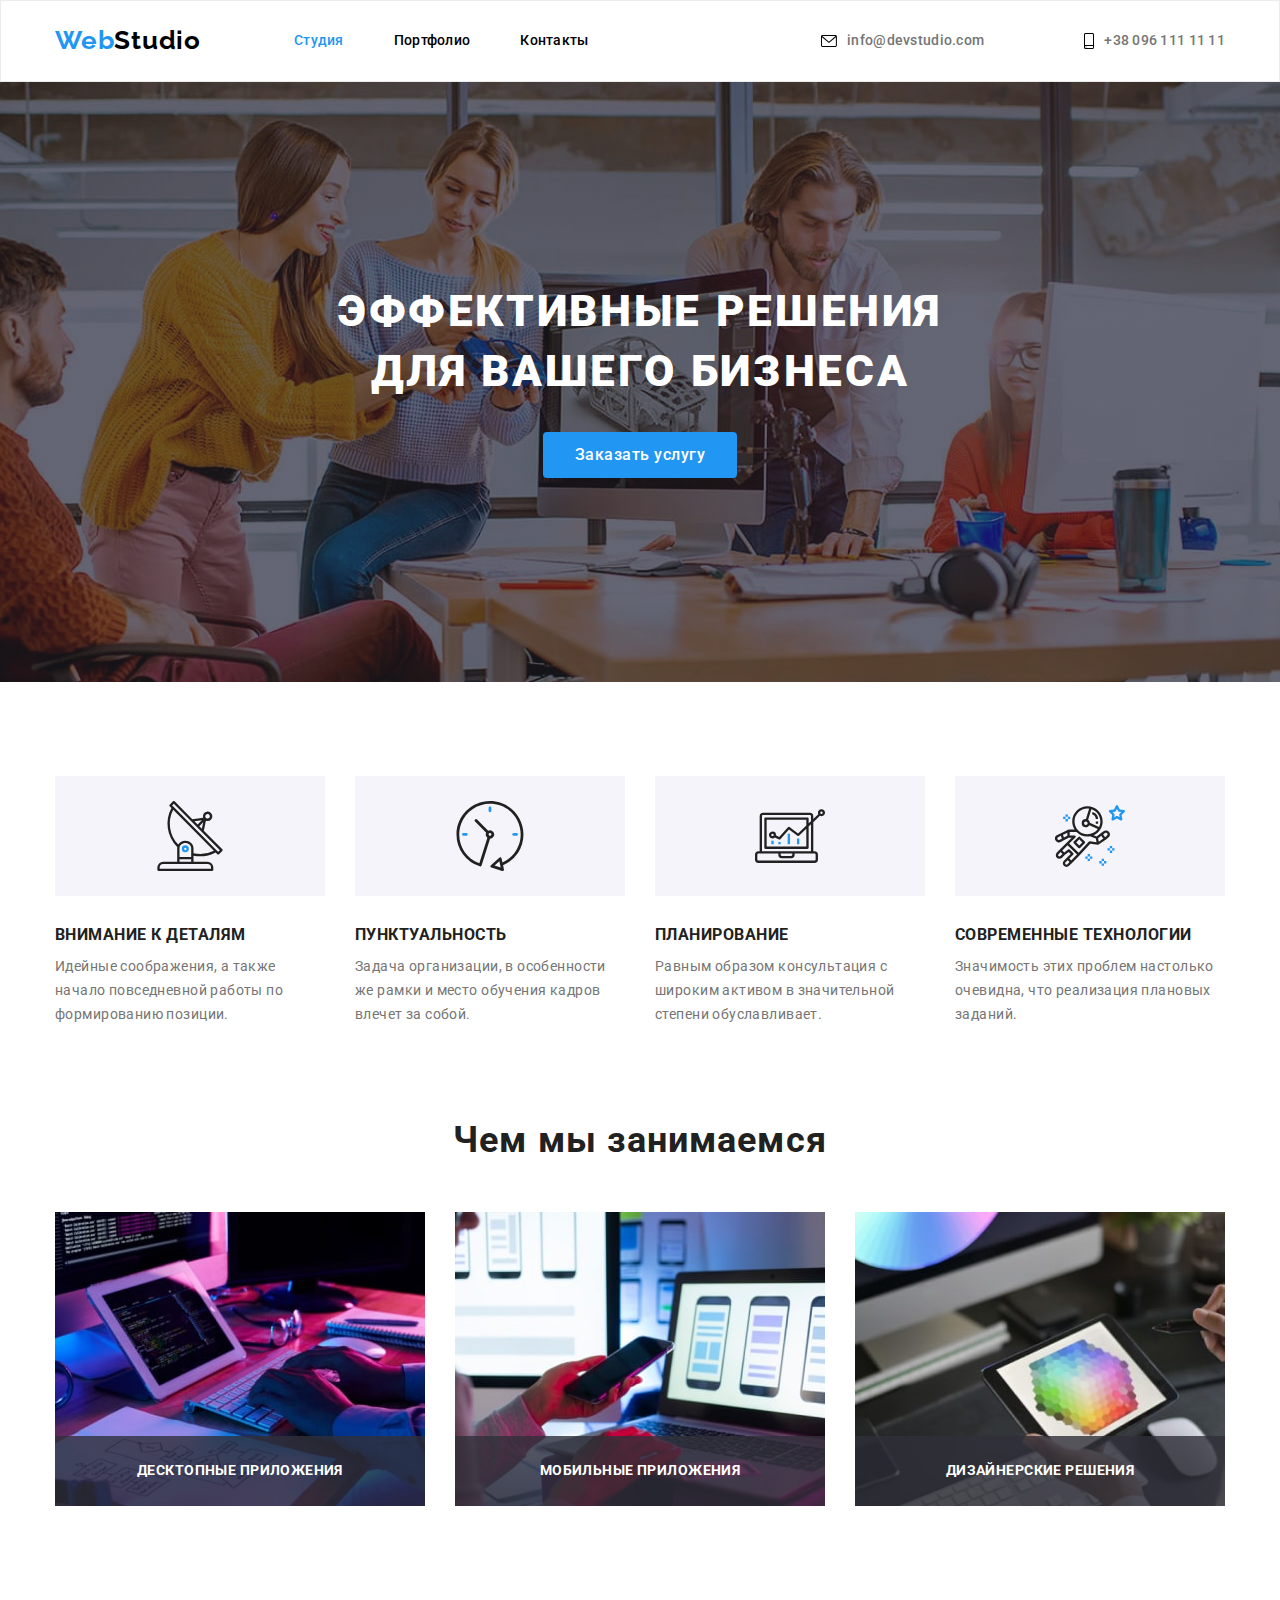
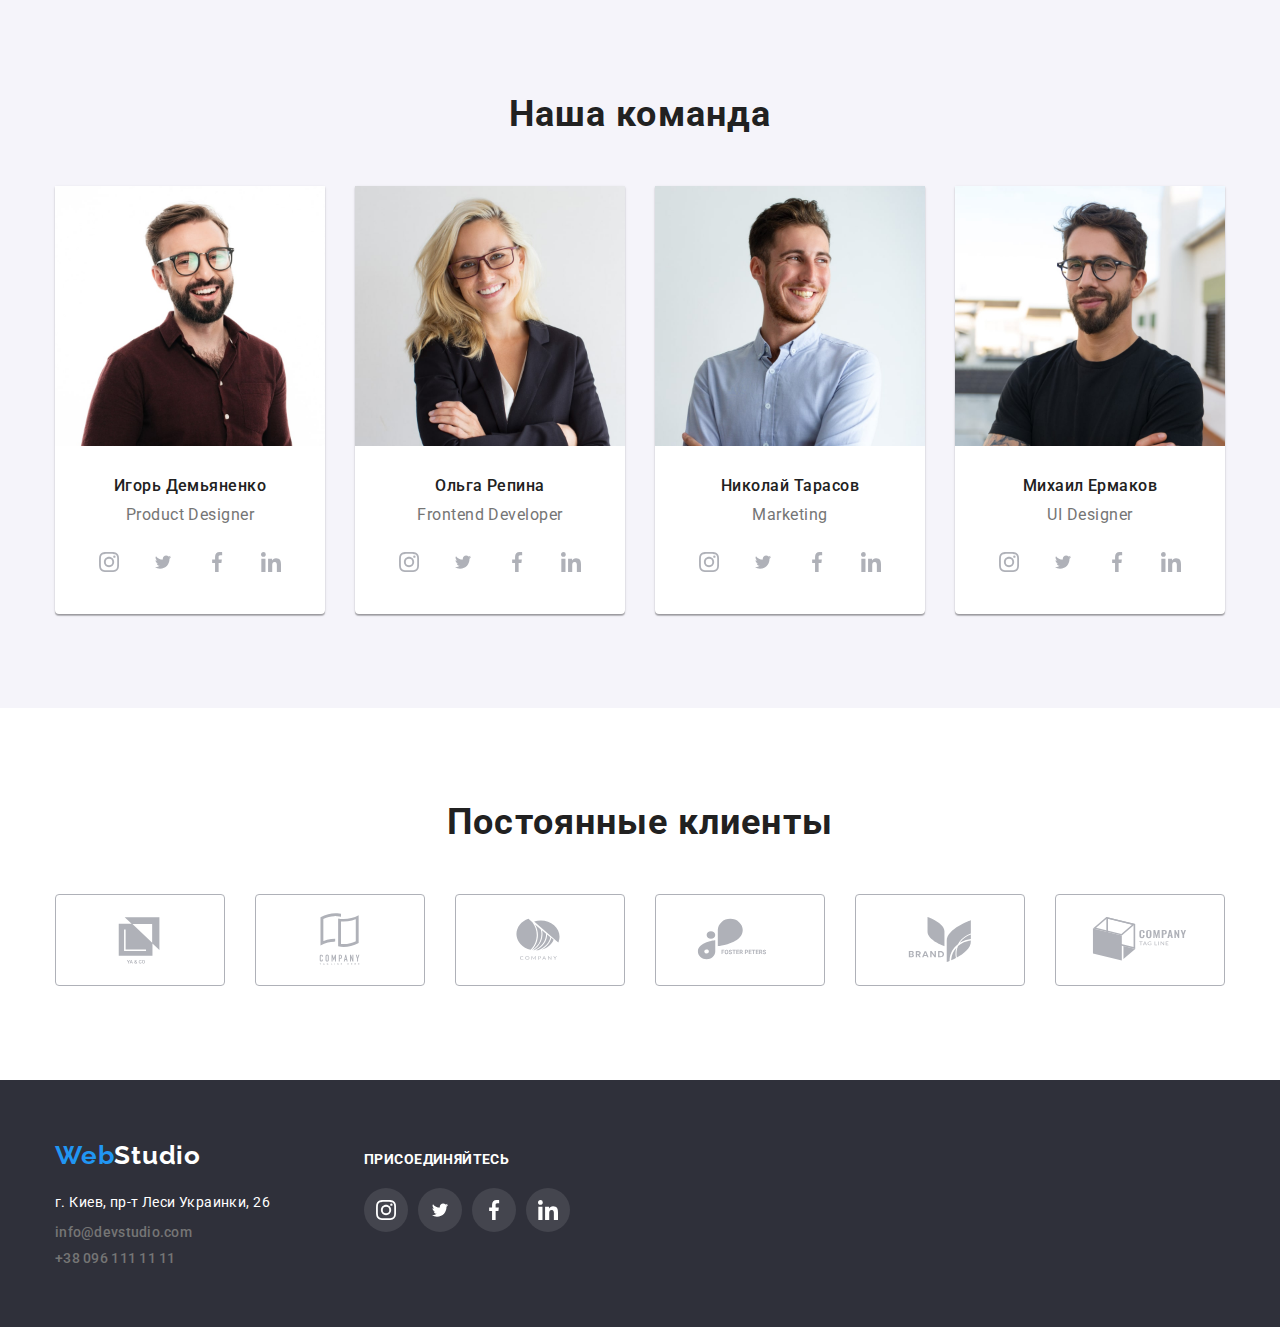
<file: index.html>
<!DOCTYPE html>
<html lang="ru">

<head>
    <meta charset="UTF-8">
    <meta http-equiv="X-UA-Compatible" content="IE=edge">
    <meta name="viewport" content="width=device-width, initial-scale=1.0">
    <title>Document</title>
    <link rel="preconnect" href="https://fonts.googleapis.com">
    <link rel="preconnect" href="https://fonts.gstatic.com" crossorigin>
    <link
        href="https://fonts.googleapis.com/css2?family=Raleway:wght@400;700&family=Roboto:wght@400;500;700;900&display=swap"
        rel="stylesheet">
    <link rel="stylesheet" href="https://cdnjs.cloudflare.com/ajax/libs/modern-normalize/1.1.0/modern-normalize.min.css">
    <link rel="stylesheet" href="./css/styles.css">
</head>
<body>
    <header class="page-header">
        <div class="container">
            <div class="container-feature">
                <nav class="site-nav">
                    <a href="./index.html" lang="en" class="logo link">Web<span class="logo-color">Studio</span></a>
                    <ul class="list nav-list">
                        <li class="nav-item">
                            <a href="" class="nav-link link current">Студия</a>
                        </li>
                        <li class="nav-item">
                            <a href="./portfolio.html" class="nav-link link">Портфолио</a>
                        </li>
                        <li class="nav-item">
                            <a href="" class="nav-link link">Контакты</a>
                        </li>
                    </ul>
                </nav>
                <ul class="site-contacts list">
                            <li class="contacts-item">
                                <a href="mailto:info@devstudio.com" class="contacts-link link" > <svg class="contacts-icon-letter " width="16" height="12">
                                    <use href=./images/svg/sprite.svg#icon-envelope></use></svg>info@devstudio.com</a>
                            </li>
                            <li class="contacts-item">
                                <a href="tel:+380961111111" class="contacts-link link"> <svg class="contacts-icon-tel" width="10" height="16">
                                    <use href=./images/svg/sprite.svg#icon-smartphone></use>
                                </svg>+38 096 111 11 11</a>
                            </li>
                </ul>
            </div>
        </div>
    </header>
    <main>
        <section class="hero-section overlay">
            <h1 class="hero-title">Эффективные решения для вашего бизнеса</h1>
            <button type="button" data-modal-open class="hero-button main-button">Заказать услугу</button>
            <div class="backdrop is-hidden" data-modal>
                <div class="modal" >
                    <button type="button"  class="button-modal-close" data-modal-close><svg class="modal-close-icon" width="30" height="30"><use href="./images/svg/sprite.svg#icon-close-black-18dp"></use></svg></button>
                </div>
            </div>
        </section>
        <section class="key-text-section section">
                <div class="container">
                <h2 class="hidden-title">Ключевые преимущества</h2>
                <ul class="list  key-text-list">
                    <li class="key-text-item">
                        <div class="background-icon antenna"></div>
                        <h3 class="features">Внимание к деталям</h3>
                        <p class="features-text">Идейные соображения, а также начало повседневной работы по формированию позиции.</p>
                    </li>
                    <li class="key-text-item">
                        <div class="background-icon clock"></div>
                        <h3 class="features">Пунктуальность</h3>
                        <p class="features-text">Задача организации, в особенности же рамки и место обучения кадров влечет за собой.</p>
                    </li>
                    <li class="key-text-item">
                        <div class="background-icon diagram"></div>
                        <h3 class="features">Планирование</h3>
                        <p class="features-text">Равным образом консультация с широким активом в значительной степени обуславливает.</p>
                    </li>
                    <li class="key-text-item">
                        <div class="background-icon astronaut"></div>
                        <h3 class="features">Современные технологии</h3>
                        <p class="features-text">Значимость этих проблем настолько очевидна, что реализация плановых заданий.</p>
                    </li>
                </ul>
                </div>
        </section>
        <section class="works-section">
            <div class="container">
            <h2 class="works-title">Чем мы занимаемся</h2>
            <ul class="list works-list">
                <li class="works-list-item">
                    <div class="works-list-overlay">
                        <img class="works-list-image" src="./images/our-work/box-1.jpg" alt="Дизайнер за работой" width="370" height="294">
                        <p class="works-list-text">Десктопные приложения</p>
                    </div>
                </li>
                <li class="works-list-item">
                    <div class="works-list-overlay">
                        <img class="works-list-image" src="./images/our-work/box-2.jpg" alt="Дизайнер за работой" width="370" height="294">
                        <p class="works-list-text">Мобильные приложения</p>
                    </div>
                </li>
                <li class="works-list-item">
                    <div class="works-list-overlay">
                        <img class="works-list-image" src="./images/our-work/box-3.jpg" alt="Дизайнер за работой" width="370" height="294">
                        <p class="works-list-text">Дизайнерские решения</p>
                    </div>
                </li>
            </ul>
        </div>
        </section>
        
        <section class="team-section section">
            <div class="container">
            <h2 class="team-title">Наша команда</h2>
            <ul class="list team-list">
                <li class="team-item">
                    <img class="team-foto" src="./images/team/employee-1.jpg" alt="Игорь Демьяненко" width="270" height="260">
                    <div class="team-item-description">
                        <h3 class="team-member">Игорь Демьяненко</h3>
                        <p lang="en" class="team-profession">Product Designer</p>
                        <ul class="sosial-links">
                            <li class="list sosial-item">
                                <a href="" class="link sosial-link"> <svg class="sosial-icon" width="20" height="20">
                                        <use href=./images/svg/sprite.svg#icon-instagram></use>
                                    </svg></a>
                            </li>
                            <li class="list sosial-item">
                                <a href="" class="link sosial-link"> <svg class="sosial-icon" width="20" height="16.25">
                                        <use href=./images/svg/sprite.svg#icon-twitter></use>
                                    </svg></a>
                            </li>
                            <li class="list sosial-item">
                                <a href="" class="link sosial-link"> <svg class="sosial-icon" width="20" height="20">
                                        <use href=./images/svg/sprite.svg#icon-facebook></use>
                                    </svg></a>
                            </li>
                            <li class="list sosial-item">
                                <a href="" class="link sosial-link"> <svg class="sosial-icon" width="20" height="20">
                                        <use href=./images/svg/sprite.svg#icon-linkedin></use>
                                    </svg></a>
                            </li>
                        </ul>
                    </div>
                </li>
                <li class="team-item">
                    <img class="team-foto" src="./images/team/employee-2.jpg" alt="Ольга Репина" width="270" height="260">
                    <div class="team-item-description">
                        <h3 class="team-member">Ольга Репина</h3>
                        <p lang="en" class="team-profession">Frontend Developer</p>
                        <ul class="sosial-links">
                            <li class="list sosial-item">
                                <a href="" class="link sosial-link"> <svg class="sosial-icon" width="20" height="20">
                                        <use href=./images/svg/sprite.svg#icon-instagram></use>
                                    </svg></a>
                            </li>
                            <li class="list sosial-item">
                                <a href="" class="link sosial-link"> <svg class="sosial-icon" width="20" height="16.25">
                                        <use href=./images/svg/sprite.svg#icon-twitter></use>
                                    </svg></a>
                            </li>
                            <li class="list sosial-item">
                                <a href="" class="link sosial-link"> <svg class="sosial-icon" width="20" height="20">
                                        <use href=./images/svg/sprite.svg#icon-facebook></use>
                                    </svg></a>
                            </li>
                            <li class="list sosial-item">
                                <a href="" class="link sosial-link"> <svg class="sosial-icon" width="20" height="20">
                                        <use href=./images/svg/sprite.svg#icon-linkedin></use>
                                    </svg></a>
                            </li>
                        </ul>
                    </div>
                </li>
                <li class="team-item">
                    <img class="team-foto" src="./images/team/employee-3.jpg" alt="Николай Тарасов" width="270" height="260">
                    <div class="team-item-description">
                        <h3 class="team-member">Николай Тарасов</h3>
                        <p lang="en" class="team-profession">Marketing</p>
                        <ul class="sosial-links">
                            <li class="list sosial-item">
                                <a href="" class="link sosial-link"> <svg class="sosial-icon" width="20" height="20">
                                        <use href=./images/svg/sprite.svg#icon-instagram></use>
                                    </svg></a>
                            </li>
                            <li class="list sosial-item">
                                <a href="" class="link sosial-link"> <svg class="sosial-icon" width="20" height="16.25">
                                        <use href=./images/svg/sprite.svg#icon-twitter></use>
                                    </svg></a>
                            </li>
                            <li class="list sosial-item">
                                <a href="" class="link sosial-link"> <svg class="sosial-icon" width="20" height="20">
                                        <use href=./images/svg/sprite.svg#icon-facebook></use>
                                    </svg></a>
                            </li>
                            <li class="list sosial-item">
                                <a href="" class="link sosial-link"> <svg class="sosial-icon" width="20" height="20">
                                        <use href=./images/svg/sprite.svg#icon-linkedin></use>
                                    </svg></a>
                            </li>
                        </ul>
                    </div>
                </li>
                <li class="team-item">
                    <img class="team-foto" src="./images/team/employee-4.jpg" alt="Михаил Ермаков" width="270" height="260">
                    <div class="team-item-description">
                        <h3 class="team-member">Михаил Ермаков</h3>
                        <p lang="en" class="team-profession">UI Designer</p>
                        <ul class="sosial-links">
                            <li class="list sosial-item">
                                <a href="" class="link sosial-link"> <svg class="sosial-icon" width="20" height="20">
                                        <use href=./images/svg/sprite.svg#icon-instagram></use>
                                    </svg></a>
                            </li>
                            <li class="list sosial-item">
                                <a href="" class="link sosial-link"> <svg class="sosial-icon" width="20" height="16.25">
                                        <use href=./images/svg/sprite.svg#icon-twitter></use>
                                    </svg></a>
                            </li>
                            <li class="list sosial-item">
                                <a href="" class="link sosial-link"> <svg class="sosial-icon" width="20" height="20">
                                        <use href=./images/svg/sprite.svg#icon-facebook></use>
                                    </svg></a>
                            </li>
                            <li class="list sosial-item">
                                <a href="" class="link sosial-link"> <svg class="sosial-icon" width="20" height="20">
                                        <use href=./images/svg/sprite.svg#icon-linkedin></use>
                                    </svg></a>
                            </li>
                        </ul>
                    </div>
                </li>
            </ul>
        </div>
        </section>
        <section class="clients-section section">
            <div class="container">
                <h2 class="clients-title">Постоянные клиенты</h2>
                <ul class="clients-list list">
                    <li class="clients-item">
                        <a href="" class="link clients-link"> <svg class="clients-icon" width="106" height="60">
                                <use href=./images/svg/sprite.svg#icon-logo-company-1></use>
                            </svg></a>
                    </li>
                    <li class="clients-item">
                        <a href="" class="link clients-link"> <svg class="clients-icon" width="106" height="60">
                                    <use href=./images/svg/sprite.svg#icon-logo-company-2></use>
                                </svg></a>
                    </li>
                    <li class="clients-item">
                        <a href="" class="link clients-link"> <svg class="clients-icon" width="106" height="60">
                                    <use href=./images/svg/sprite.svg#icon-logo-company-3></use>
                                </svg></a>
                    </li>
                    <li class="clients-item">
                        <a href="" class="link clients-link"> <svg class="clients-icon" width="106" height="60">
                                    <use href=./images/svg/sprite.svg#icon-logo-company-4></use>
                                </svg></a>
                    </li>
                    <li class="clients-item">
                        <a href="" class="link clients-link"> <svg class="clients-icon" width="106" height="60">
                                    <use href=./images/svg/sprite.svg#icon-logo-company-5></use>
                                </svg></a>
                    </li>
                    <li class="clients-item">
                        <a href="" class="link clients-link"> <svg class="clients-icon" width="106" height="60">
                                    <use href=./images/svg/sprite.svg#icon-logo-company-6></use>
                                </svg></a>
                    </li>
                </ul>
            </div>
        </section>
        </main>
    <footer class="page-footer">
        <div class="container">
            <div class="footer-content">
                <div class="contact-information">
                    <a href="./index.html" lang="en" class="logo link">Web<span class="logo-color">Studio</span></a>
                <address class="adr">
                    <p class="adr-text">г. Киев, пр-т Леси Украинки, 26</p>
                </address>
                    <ul class="site-contacts list">
                        <li class="contacts-item">
                            <a href="mailto:info@devstudio.com" class="contacts-link link"> info@devstudio.com</a>
                        </li>
                        <li class="contacts-item">
                            <a href="tel:+380961111111" class="contacts-link link">+38 096 111 11 11</a>
                        </li>
                    </ul>
                </div>
                <div class="subscribe">
                    <p class="subscribe-text">присоединяйтесь</p>
                    <ul class="sosial-links">
                        <li class="list sosial-item">
                            <a href="" class="link sosial-link"> <svg class="sosial-icon" width="20" height="20">
                                    <use href=./images/svg/sprite.svg#icon-instagram></use>
                                </svg></a>
                        </li>
                        <li class="list sosial-item">
                            <a href="" class="link sosial-link"> <svg class="sosial-icon" width="20" height="16.25">
                                    <use href=./images/svg/sprite.svg#icon-twitter></use>
                                </svg></a>
                        </li>
                        <li class="list sosial-item">
                            <a href="" class="link sosial-link"> <svg class="sosial-icon" width="20" height="20">
                                    <use href=./images/svg/sprite.svg#icon-facebook></use>
                                </svg></a>
                        </li>
                        <li class="list sosial-item">
                            <a href="" class="link sosial-link"> <svg class="sosial-icon" width="20" height="20">
                                    <use href=./images/svg/sprite.svg#icon-linkedin></use>
                                </svg></a>
                        </li>
                    </ul>
                </div>
            </div>
        </div>
    </footer>
    <script src = "./js/modal.js"></script>
</body>
</html>
</file>
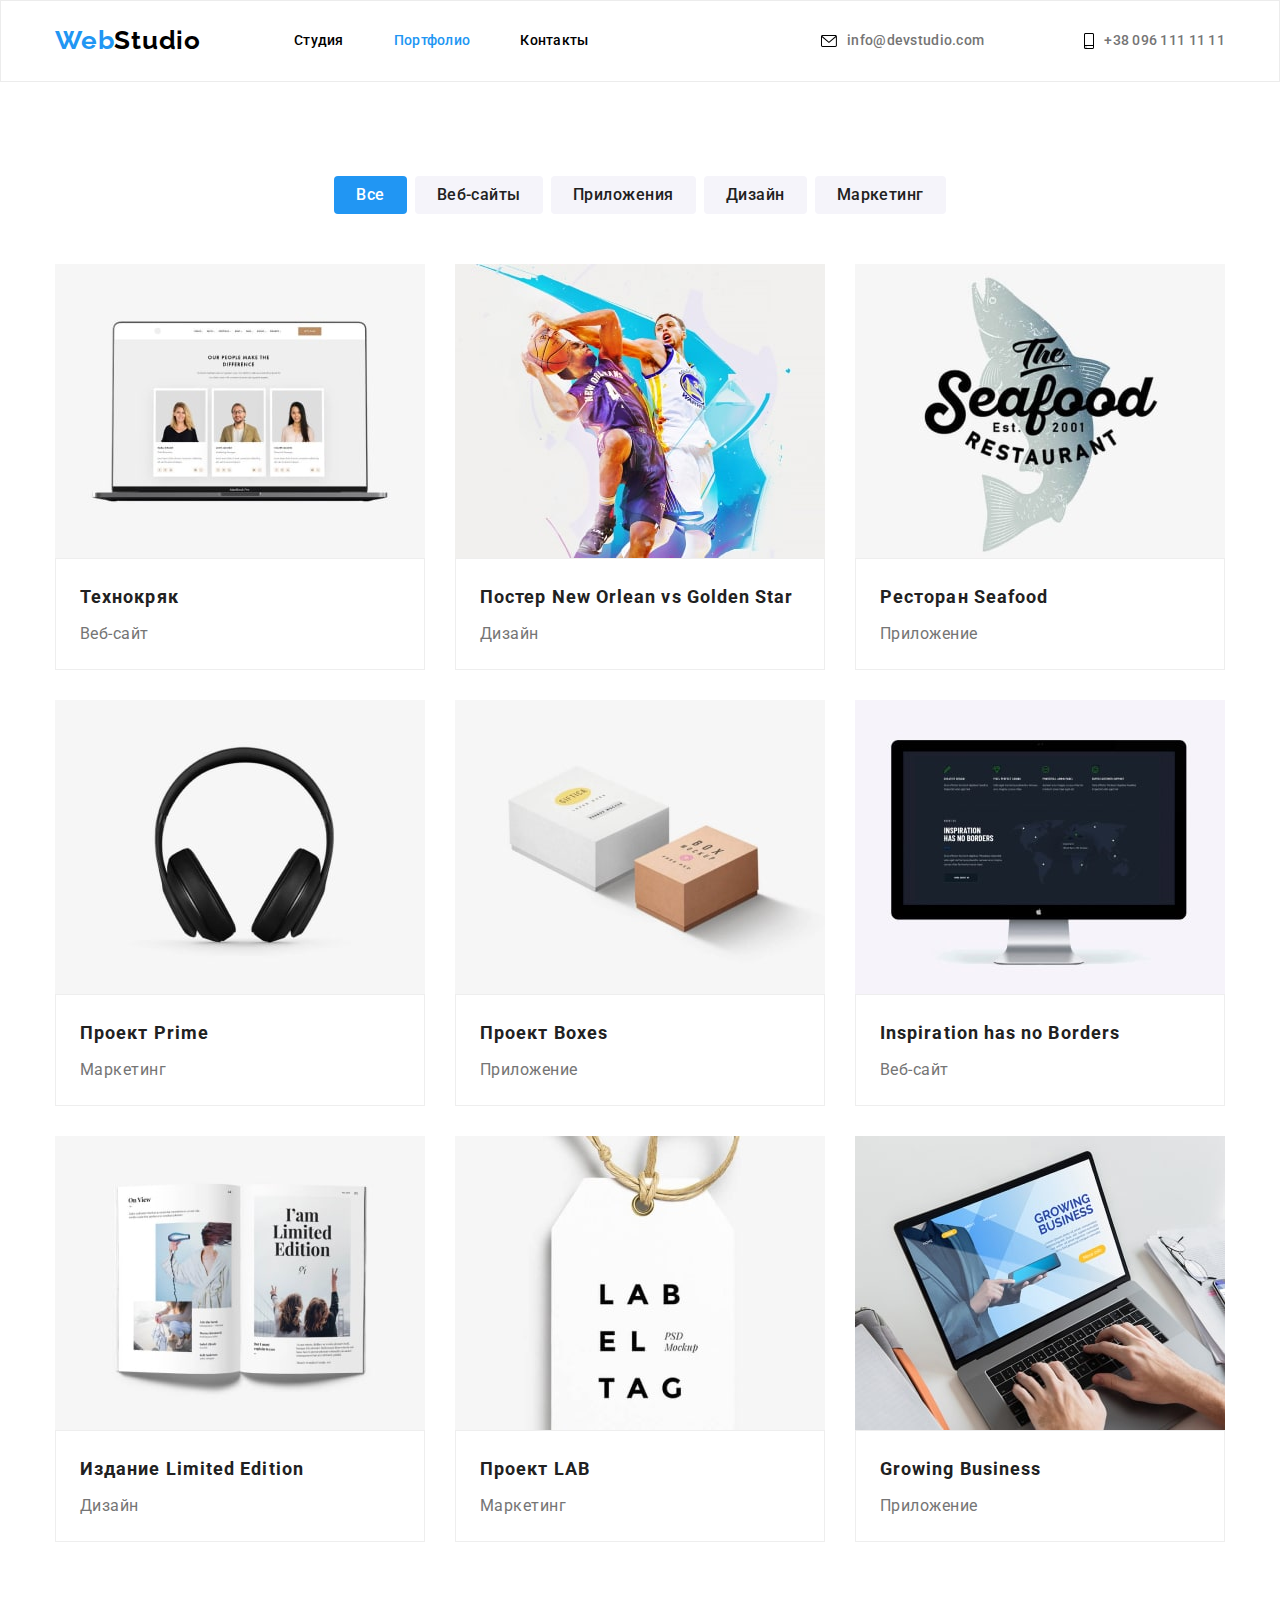
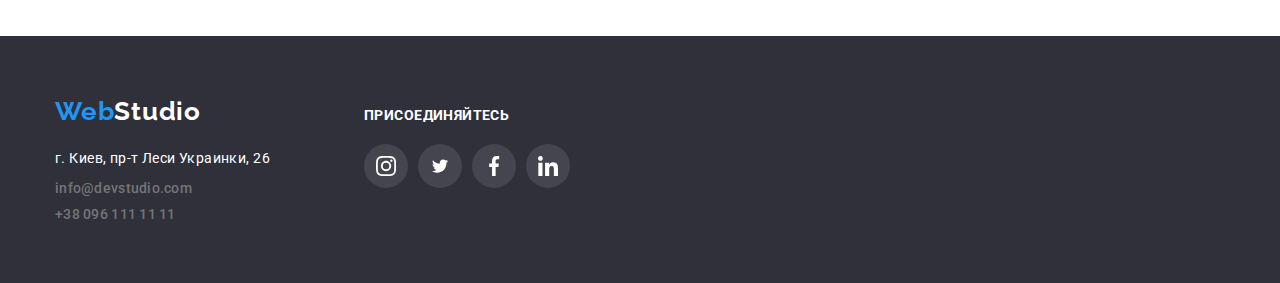
<file: portfolio.html>
<!DOCTYPE html>
<html lang="ru">
  <head>
    <meta charset="UTF-8" />
    <meta http-equiv="X-UA-Compatible" content="IE=edge" />
    <meta name="viewport" content="width=device-width, initial-scale=1.0" />
    <title>Document</title>
    <link rel="preconnect" href="https://fonts.googleapis.com" />
    <link rel="preconnect" href="https://fonts.gstatic.com" crossorigin />
    <link
      href="https://fonts.googleapis.com/css2?family=Raleway:wght@400;700&family=Roboto:wght@400;500;700;900&display=swap"
      rel="stylesheet"
    />
    <link rel="stylesheet" href="https://cdnjs.cloudflare.com/ajax/libs/modern-normalize/1.1.0/modern-normalize.min.css"
    />
    <link rel="stylesheet" href="./css/styles.css" />
  </head>

  <body>
    <header class="page-header">
      <div class="container">
        <div class="container-feature">
        <nav class="site-nav">
          <a href="./index.html" lang="en" class="logo link"
            >Web<span class="logo-color">Studio</span></a
          >
          <ul class="list nav-list">
            <li class="nav-item">
              <a href="./index.html" class="nav-link link">Студия</a>
            </li>
            <li class="nav-item">
              <a href="./portfolio.html" class="nav-link link current"
                >Портфолио</a
              >
            </li>
            <li class="nav-item">
              <a href="" class="nav-link link">Контакты</a>
            </li>
          </ul>
        </nav>
        <ul class="site-contacts list">
          <li class="contacts-item">
            <a href="mailto:info@devstudio.com" class="contacts-link link"> <svg class="contacts-icon-letter " width="16"
                height="12">
                <use href=./images/svg/sprite.svg#icon-envelope></use>
              </svg>info@devstudio.com</a>
          </li>
          <li class="contacts-item">
            <a href="tel:+380961111111" class="contacts-link link"> <svg class="contacts-icon-tel" width="10" height="16">
                <use href=./images/svg/sprite.svg#icon-smartphone></use>
              </svg>+38 096 111 11 11</a>
          </li>
        </ul>
      </div>
      </div>
    </header>
    <main>
    <section class="projects-section section">
        <div class="container">
          <h1 class="hero-title hidden-title">Примеры работ</h1>
          <ul class="filter list">
            <li class="filter-list-item">
              <button type="button" class="hero-button filter-button  current">Все</button>
            </li>
            <li class="filter-list-item">
              <button type="button" class="hero-button filter-button">Веб-сайты</button>
            </li>
            <li class="filter-list-item">
              <button type="button" class="hero-button filter-button">Приложения</button>
            </li>
            <li class="filter-list-item">
              <button type="button" class="hero-button filter-button">Дизайн</button>
            </li>
            <li class="filter-list-item">
              <button type="button" class="hero-button filter-button">Маркетинг</button>
            </li>
          </ul>
          <ul class="list projects-list">
            <li class="projects-item">
                <a href="" class="projects-item-link link">
                    <div class="projects-overlay">
                        <img 
                            src="./images/projects/project-1.jpg"
                            alt="Технокряк"
                            width="370"
                            height="294"
                        />
                        <p class="projects-overlay-text">Технокряк это современная площадка распространения коронавируса. Компании используют эту платформу для цифрового
                        шпионажа и атак на защищённые сервера конкурентов.</p>
                    </div>
                    <div class="project-item-description">
                        <h2 class="projects-title">Технокряк</h2>
                        <p class="projects-type">Веб-сайт</p>
                    </div>
                  </a>
            </li>
            <li class="projects-item">
                <a href="" class="projects-item-link link">
                    <div class="projects-overlay">
                      <img
                      src="./images/projects/project-2.jpg"
                      alt="Постер New Orlean vs Golden Star"
                      width="370"
                      height="294"
                      />
                      <p class="projects-overlay-text">Lorem, ipsum dolor sit amet consectetur adipisicing elit. Vero natus consequatur ad quibusdam placeat voluptatem corporis rem, deleniti quaerat delectus sapiente. Facilis, quia reprehenderit ducimus quod alias fugiat expedita eos.</p>
                    </div>
                    <div class="project-item-description">
                        <h2 class="projects-title">Постер New Orlean vs Golden Star</h2>
                        <p class="projects-type">Дизайн</p>
                    </div>
                </a>
            </li>
            <li class="projects-item">
                <a href="" class="projects-item-link link">
                    <div class="projects-overlay">
                      <img
                      src="./images/projects/project-3.jpg"
                      alt="Ресторан Seafood"
                      width="370"
                      height="294"
                      />
                      <p class="projects-overlay-text">Lorem, ipsum dolor sit amet consectetur adipisicing elit. Vero natus consequatur ad
                        quibusdam placeat voluptatem corporis rem, deleniti quaerat delectus sapiente. Facilis, quia reprehenderit ducimus
                        quod alias fugiat expedita eos.</p>
                    </div>
                    <div class="project-item-description">
                        <h2 class="projects-title">Ресторан Seafood</h2>
                        <p class="projects-type">Приложение</p>
                    </div>
                  </a>
            </li>
            <li class="projects-item">
                <a href="" class="projects-item-link link">
                    <div class="projects-overlay">
                      <img
                      src="./images/projects/project-4.jpg"
                      alt="Проект Prime"
                      width="370"
                      height="294"
                      />
                      <p class="projects-overlay-text">Lorem, ipsum dolor sit amet consectetur adipisicing elit. Vero natus consequatur ad
                        quibusdam placeat voluptatem corporis rem, deleniti quaerat delectus sapiente. Facilis, quia reprehenderit ducimus
                        quod alias fugiat expedita eos.</p>
                    </div>
                    <div class="project-item-description">
                        <h2 class="projects-title">Проект Prime</h2>
                        <p class="projects-type">Маркетинг</p>
                    </div>
                  </a>
            </li>
            <li class="projects-item">
                <a href="" class="projects-item-link link">
                    <div class="projects-overlay">
                      <img
                      src="./images/projects/project-5.jpg"
                      alt="Проект Boxes"
                      width="370"
                      height="294"
                      />
                      <p class="projects-overlay-text">Lorem, ipsum dolor sit amet consectetur adipisicing elit. Vero natus consequatur ad
                        quibusdam placeat voluptatem corporis rem, deleniti quaerat delectus sapiente. Facilis, quia reprehenderit ducimus
                        quod alias fugiat expedita eos.</p>
                    </div>
                    <div class="project-item-description">
                        <h2 class="projects-title">Проект Boxes</h2>
                        <p class="projects-type">Приложение</p>
                    </div>    
                  </a>
            </li>
            <li class="projects-item">
                <a href="" class="projects-item-link link">
                    <div class="projects-overlay">
                      <img
                      src="./images/projects/project-6.jpg"
                      alt="Inspiration has no Borders"
                      width="370"
                      height="294"
                      />
                      <p class="projects-overlay-text">Lorem, ipsum dolor sit amet consectetur adipisicing elit. Vero natus consequatur ad
                        quibusdam placeat voluptatem corporis rem, deleniti quaerat delectus sapiente. Facilis, quia reprehenderit ducimus
                        quod alias fugiat expedita eos.</p>
                    </div>
                    <div class="project-item-description">
                        <h2 class="projects-title">Inspiration has no Borders</h2>
                        <p class="projects-type">Веб-сайт</p>
                    </div>
                  </a>
            </li>
            <li class="projects-item">
                <a href="" class="projects-item-link link">
                    <div class="projects-overlay">
                      <img
                          src="./images/projects/project-7.jpg"
                          alt="Издание Limited Edition"
                          width="370"
                          height="294"
                      />
                      <p class="projects-overlay-text">Lorem, ipsum dolor sit amet consectetur adipisicing elit. Vero natus consequatur ad
                        quibusdam placeat voluptatem corporis rem, deleniti quaerat delectus sapiente. Facilis, quia reprehenderit ducimus
                        quod alias fugiat expedita eos.</p>
                    </div>
                    <div class="project-item-description">
                        <h2 class="projects-title">Издание Limited Edition</h2>
                        <p class="projects-type">Дизайн</p>
                    </div>
                  </a>
            </li>
            <li class="projects-item">
                <a href="" class="projects-item-link link">
                    <div class="projects-overlay">
                      <img
                          src="./images/projects/project-8.jpg"
                          alt="Проект LAB"
                          width="370"
                          height="294"
                      />
                      <p class="projects-overlay-text">Lorem, ipsum dolor sit amet consectetur adipisicing elit. Vero natus consequatur ad
                        quibusdam placeat voluptatem corporis rem, deleniti quaerat delectus sapiente. Facilis, quia reprehenderit ducimus
                        quod alias fugiat expedita eos.</p>
                    </div>
                    <div class="project-item-description">
                        <h2 class="projects-title">Проект LAB</h2>
                        <p class="projects-type">Маркетинг</p>
                    </div>
                  </a>
            </li>
            <li class="projects-item">
                <a href="" class="projects-item-link link">
                    <div class="projects-overlay">
                      <img
                          src="./images/projects/project-9.jpg"
                          alt="Growing Business"
                          width="370"
                          height="294"
                      />
                      <p class="projects-overlay-text">Lorem, ipsum dolor sit amet consectetur adipisicing elit. Vero natus consequatur ad
                        quibusdam placeat voluptatem corporis rem, deleniti quaerat delectus sapiente. Facilis, quia reprehenderit ducimus
                        quod alias fugiat expedita eos.</p>
                    </div>
                    <div class="project-item-description">
                        <h2 class="projects-title">Growing Business</h2>
                        <p class="projects-type">Приложение</p>
                    </div>    
                  </a>
            </li>
        </ul>
        </div>
        </section>
    </main>
    <footer class="page-footer">
      <div class="container">
        <div class="footer-content">
          <div class="contact-information">
            <a href="./index.html" lang="en" class="logo link">Web<span class="logo-color">Studio</span></a>
            <address class="adr">
              <p class="adr-text">г. Киев, пр-т Леси Украинки, 26</p>
            </address>
            <ul class="site-contacts list">
              <li class="contacts-item">
                <a href="mailto:info@devstudio.com" class="contacts-link link"> info@devstudio.com</a>
              </li>
              <li class="contacts-item">
                <a href="tel:+380961111111" class="contacts-link link">+38 096 111 11 11</a>
              </li>
            </ul>
          </div>
          <div class="subscribe">
            <p class="subscribe-text">присоединяйтесь</p>
            <ul class="sosial-links">
              <li class="list sosial-item">
                <a href="" class="link sosial-link"> <svg class="sosial-icon" width="20" height="20">
                    <use href=./images/svg/sprite.svg#icon-instagram></use>
                  </svg></a>
              </li>
              <li class="list sosial-item">
                <a href="" class="link sosial-link"> <svg class="sosial-icon" width="20" height="16.25">
                    <use href=./images/svg/sprite.svg#icon-twitter></use>
                  </svg></a>
              </li>
              <li class="list sosial-item">
                <a href="" class="link sosial-link"> <svg class="sosial-icon" width="20" height="20">
                    <use href=./images/svg/sprite.svg#icon-facebook></use>
                  </svg></a>
              </li>
              <li class="list sosial-item">
                <a href="" class="link sosial-link"> <svg class="sosial-icon" width="20" height="20">
                    <use href=./images/svg/sprite.svg#icon-linkedin></use>
                  </svg></a>
              </li>
            </ul>
          </div>
        </div>
      </div>
    </footer>
  </body>
</html>
</file>
<file: css/styles.css>
:root {
  --main-title-color: #ffffff;
  --secondary-title-color: #212121;
  --main-text-color: #757575;
  --secondary-text-color: #ffffff;
  --third-text-color: #000000;
  --accent-color: #2196f3;
  --main-background-color: #ffffff;
  --secondary-background-color: #f5f4fa;
  --third-background-color: #2f303a;
  --timing-function: cubic-bezier(0.4, 0, 0.2, 1);
}

body {
  background-color: var(--main-background-color);
  color: var(--main-text-color);
  font-family: "Roboto", sans-serif;
  font-size: 14px;
}
/*Утилиты*/
.list {
  padding: 0px;
  margin: 0px;

  list-style-type: none;
}
h1,
h2,
h3,
p {
  margin: 0px;
}

img {
  display: block;
  max-width: 100%;
  height: auto;
}

/*----------Index html-----------*/
.hidden-title {
  visibility: hidden;
  position: absolute;
  clip: rect(0 0 0 0);
  width: 1px;
  height: 1px;
  margin: -1px;
  padding: 0;
  overflow: hidden;
  border: 0;
}
.nav-link:hover,
.contacts-link:hover,
.nav-link:focus,
.contacts-link:focus {
  color: var(--accent-color);
  fill: #2196f3;
}
.logo {
  margin-right: 93px;
  padding-top: 24px;
  padding-bottom: 25px;

  font-weight: 700;
  font-size: 26px;
  line-height: 1.19;
  letter-spacing: 0.03em;
  color: var(--accent-color);
  font-family: "Raleway", sans-serif;
}
.logo-color {
  color: var(--third-text-color);
}

.link {
  text-decoration: none;
  display: block;
  /*transition: box-shadow 250ms var(--timing-function),
    border 250ms var(--timing-function);*/
}

.page-header .contacts-link {
  padding-top: 32px;
  padding-bottom: 32px;
}

.page-footer .contacts-link {
  display: inline-block;
}

.contacts-link {
  display: flex;
  align-items: center;
  color: var(--main-text-color);
  font-weight: 500;
  /*font-size: 14px;*/
  line-height: 1.14;
  letter-spacing: 0.02em;
  font-style: normal;
  transition: color 250ms var(--timing-function);
}

/*----------HERO Section------------*/
.hero-section {
  /*outline: 1px solid red;*/
  text-align: center;
  padding-bottom: 200px;
  padding-top: 200px;
  background-color: var(--third-background-color);
}

.overlay {
  max-width: 1600px;
  height: 600px;
  margin-left: auto;
  margin-right: auto;
  background-image: linear-gradient(
      to right,
      rgba(47, 48, 58, 0.4),
      rgba(47, 48, 58, 0.4)
    ),
    url(../images/hero/hero-bg.jpg);
  background-repeat: no-repeat;
  background-position: center;
  background-size: cover;
}

/*----Модальное окно-----*/
.backdrop.is-hidden {
  opacity: 0;
  visibility: hidden;
  pointer-events: none;
}
.backdrop {
  position: fixed;
  left: 0;
  top: 0;

  width: 100%;
  height: 100%;

  background: rgba(0, 0, 0, 0.2);
  opacity: 1;
  transition: opacity 250ms var(--timing-function),
    visibility 250ms var(--timing-function);
}
.backdrop.is-hidden .modal {
  transform: translate(-50%, -50%) scale(0.9);
}
.modal {
  position: absolute;
  top: 50%;
  left: 50%;
  transform: translate(-50%, -50%);

  min-width: 528px;
  min-height: 581px;
  border-radius: 4px;

  background-color: var(--main-background-color);
  transform: translate(-50%, -50%) scale(1);
  transition: transform 250ms var(--timing-function);
}
.button-modal-close {
  position: absolute;
  width: 30px;
  height: 30px;
  border-radius: 50%;
  border: 1px solid rgba(0, 0, 0, 0.1);
  padding: 5px;
  top: 8px;
  right: 8px;
}

.modal-close-icon {
  width: 18px;
  height: 18px;
}

.page-header {
  background-color: var(--main-background-color);
  border: 1px solid #ececec;
}
.hero-title {
  margin-bottom: 30px;
  width: 696px;
  margin-left: auto;
  margin-right: auto;
  text-align: center;

  font-weight: 900;
  font-size: 44px;
  line-height: 1.36;
  letter-spacing: 0.06em;
  text-transform: uppercase;
  color: var(--main-title-color);
}
.hero-button {
  /*margin-bottom: 200px;*/
  font-weight: 500;
  font-size: 16px;
  line-height: 1.62;
  text-align: center;
  letter-spacing: 0.03em;
  color: var(--secondary-title-color);
  background-color: var(--secondary-background-color);
  border: none;
  border-radius: 4px;
  cursor: pointer;
  transition: background-color 250ms var(--timing-function),
    color 250ms var(--timing-function), box-shadow 250ms var(--timing-function);
}

.main-button:hover,
.main-button:focus {
  box-shadow: 0 10px 10px rgba(0, 0, 0, 0.22);
}

.hero-button:focus,
.hero-button:hover {
  color: var(--secondary-text-color);
  background-color: var(--accent-color);
  box-shadow: 0px 4px 4px rgba(94, 68, 68, 0.25);
}

.works-section,
.key-text-section {
  background-color: var(--main-background-color);
}
.background-icon {
  width: 270px;
  height: 120px;
  background-color: var(--secondary-background-color);
  margin-bottom: 30px;
  background-repeat: no-repeat;
  background-position: 50% 50%;
  /*background-size: 65, 32px 70px;*/
}
.antenna {
  background-image: url(../images/svg/antenna.svg);
}
.clock {
  background-image: url(../images/svg/clock.svg);
}
.diagram {
  background-image: url(../images/svg/diagram.svg);
}
.astronaut {
  background-image: url(../images/svg/astronaut.svg);
}

.works-section {
  padding-bottom: 94px;
}

.works-title,
.team-title,
.clients-title {
  font-weight: 700;
  font-size: 36px;
  line-height: 1.16;
  text-align: center;
  letter-spacing: 0.03em;
  color: var(--secondary-title-color);
}

.features {
  margin-bottom: 10px;

  font-weight: 700;
  /*font-size: 14px;*/
  line-height: 1.14;
  letter-spacing: 0.03em;
  text-transform: uppercase;
  color: var(--secondary-title-color);
}
.features-text {
  /*font-size: 14px;*/
  line-height: 1.71;
  letter-spacing: 0.03em;
  color: var(--main-text-color);
}
.team-member {
  font-weight: 500;
  font-size: 16px;
  line-height: 1.19;
  text-align: center;
  letter-spacing: 0.03em;
  color: var(--secondary-title-color);
}
.team-profession {
  font-size: 16px;
  line-height: 1.19;
  text-align: center;
  letter-spacing: 0.03em;
  color: var(--main-text-color);
  margin-bottom: 16px;
}
.team-item-description {
  /*margin-bottom: 16px;*/
  padding: 30px 32px;
}
.team-section {
  background-color: var(--secondary-background-color);
}
/*--------------Footer-----------------*/
.adr-text {
  /*font-size: 14px;*/
  line-height: 1.71;
  letter-spacing: 0.03em;
  color: var(--secondary-text-color);
  font-style: normal;
}
.page-footer {
  background-color: var(--third-background-color);
  padding-top: 60px;
  padding-bottom: 60px;
}
/*------------Portfolio--------------*/
.projects-section {
  background-color: var(--main-background-color);
}
.projects-title {
  font-weight: 700;
  font-size: 18px;
  line-height: 2;
  letter-spacing: 0.06em;
  color: var(--secondary-title-color);
}
.projects-type {
  font-size: 16px;
  line-height: 1.88;
  letter-spacing: 0.03em;
  color: var(--main-text-color);
}
.filter .hero-button.current {
  color: var(--secondary-text-color);
  background-color: var(--accent-color);
}
.site-nav .nav-link.current {
  color: var(--accent-color);
}
.page-footer .logo-color {
  color: var(--main-title-color);
}

.site-nav {
  display: flex;
  align-items: center;
  justify-content: center;
}
.key-text-list {
  display: flex;
}
.team-list {
  display: flex;
  margin-bottom: -30px;
  margin-right: -30px;
}

.works-list {
  display: flex;
}
.works-list-item:not(:last-child) {
  margin-right: 30px;
}
.filter {
  display: flex;
  justify-content: center;
  margin-bottom: 50px;
}
.filter-list-item:not(:last-child) {
  margin-right: 8px;
}
.projects-list {
  display: flex;
  flex-wrap: wrap;
  /*padding: 0px;
  margin: 0px;*/
  margin-left: -30px;
  margin-top: -30px;
}

.projects-item {
  flex-basis: calc(100% / 3 - 30px);
  margin-left: 30px;
  margin-top: 30px;
}
/*.projects-item:nth-child(3n) {
  margin-right: 0px;
}*/

.nav-list {
  display: flex;
  margin-bottom: 0px;
  margin-top: 0px;
  margin-left: 0px;
  padding-left: 0px;
}
.nav-item:not(:last-child) {
  margin-right: 50px;
}
nav-item {
  display: flex;

  /*width: 100%;*/
}

.nav-link {
  position: relative;

  padding-top: 32px;
  padding-bottom: 32px;

  font-weight: 500;
  /*font-size: 14px;*/
  line-height: 1.14;
  letter-spacing: 0.02em;
  color: var(--third-text-color);
  transition: color 250ms var(--timing-function);
}

.nav-link::after {
  content: "";
  position: absolute;
  left: 0;
  bottom: 0;
  display: block;
  width: 0%;
  height: 4px;
  background-color: var(--accent-color);
  opacity: 0;
  transition: opacity 250ms var(--timing-function);
  transition: width 250ms var(--timing-function);
}
.nav-link:hover::after {
  opacity: 1;
  width: 100%;
}

.container {
  width: 1200px;
  padding-left: 15px;
  padding-right: 15px;
  margin: 0 auto;

  /*background-color: turquoise;*/
  /*outline: 1px solid tomato;*/
}
.container-feature {
  display: flex;
  align-items: center;
  justify-content: center;
}

.site-contacts {
  display: flex;
  margin-left: auto;
  padding-left: 0px;
}
.page-header .contacts-item:not(:last-child) {
  margin-right: 50px;
}

.page-header .site-contacts .contacts-item + .contacts-item {
  margin-left: 50px;
}

.main-button {
  color: var(--secondary-text-color);
  background-color: var(--accent-color);
  padding: 10px 32px;
  text-align: center;
  display: inline-block;
  transition: color 250ms var(--timing-function);
}
.filter-button {
  padding: 6px 22px;
}
.key-text-item:not(:last-child) {
  margin-right: 30px;
}
.key-text-item {
  width: 270px;
}

.key-text-section {
  display: flex;
  align-items: center;
  justify-content: center;
}
.works-title {
  margin-bottom: 50px;
}

.team-title {
  margin-bottom: 50px;
}
/*.team-foto {
  margin-bottom: 30px;
}*/
.team-member {
  margin-bottom: 10px;
}

/*.projects-item:nth-child(-n + 3) {
  margin-bottom: 30px;
}*/

.page-footer .adr-text {
  display: block;
  margin-bottom: 9px;
}
.page-footer .site-contacts {
  display: inline-block;
}
.page-footer .logo {
  display: block;
  padding-top: 0px;
  padding-bottom: 0px;
  margin-bottom: 20px;
}

.page-footer .contacts-item:not(:last-child) {
  margin-bottom: 9px;
}

/*Portfolio*/

.project-item-description {
  padding: 20px 24px;
  border: 1px solid #eeeeee;
}

.projects-item-link:focus,
.projects-item-link:hover {
  box-shadow: 0px 4px 4px rgba(94, 68, 68, 0.25);
  transition: box-shadow 250ms var(--timing-function);
}
.projects-overlay {
  position: relative;
  overflow: hidden;
}

.projects-overlay-text {
  position: absolute;
  top: 0;
  left: 0;
  height: 100%;
  background-color: rgba(33, 150, 243, 0.9);
  padding: 63px 24px;

  font-size: 18px;
  line-height: 1.56;
  /* or 156% */
  letter-spacing: 0.03em;
  color: var(--secondary-text-color);
  overflow: hidden;
  opacity: 0;
  transform: translatey(100%);
  transition: transform 1250ms var(--timing-function),
    opacity 1250ms var(--timing-function);
}

.projects-item:hover .projects-overlay-text,
.projects-item-link:focus .projects-overlay-text {
  transform: translatey(0%);
  opacity: 1;
}

.projects-title {
  margin-bottom: 4px;
}
.team-item {
  flex-basis: calc(100% / 4 - 30px);
  margin-bottom: 30px;
  margin-right: 30px;

  background-color: var(--main-background-color);
  box-shadow: 0px 1px 3px rgba(0, 0, 0, 0.12), 0px 1px 1px rgba(0, 0, 0, 0.14),
    0px 2px 1px rgba(0, 0, 0, 0.2);
  border: 0px solid #ffffff;
  border-bottom-right-radius: 4px;
  border-bottom-left-radius: 4px;
}
/*.team-item:not(:last-child) {
  margin-right: 30px;
}*/

.section {
  padding-top: 94px;
  padding-bottom: 94px;
}

.contacts-icon-tel {
  margin-right: 10px;
  vertical-align: middle;
  transition: fill 250ms var(--timing-function);
}

.contacts-icon-letter {
  margin-right: 10px;
  vertical-align: baseline;
  transition: fill 250ms var(--timing-function);
}

.contacts-icon-letter:focus,
.contacts-icon-letter:hover,
.contacts-icon-tel:focus,
.contacts-icon-tel:hover {
  fill: #2196f3;
}

.contacts-item:focus,
.contacts-item:hover {
  fill: #2196f3;
}

.sosial-links {
  display: flex;
  /*margin-bottom: 30px;*/
  /*margin-left: 32px;
  margin-right: 32px;*/
  padding: 0;
}
.sosial-icon {
  fill: currentColor;
}

.sosial-link:hover,
.sosial-link:focus {
  color: #ffffff;
  background-color: #2196f3;
}

.sosial-link {
  display: flex;
  justify-content: center;
  align-items: center;
  color: #afb1b8;

  width: 44px;
  height: 44px;
  /*padding: 0;*/
  border: none;

  border-radius: 50%;
  /*padding: 12px 12px;*/
  transition: color 250ms var(--timing-function),
    background-color 250ms var(--timing-function);
}

.page-footer .sosial-link {
  transition: background-color 250ms var(--timing-function);
  color: #ffffff;
}

.sosial-item:not(:last-child) {
  margin-right: 10px;
}
.clients-title {
  margin-bottom: 50px;
}
.clients-list {
  display: flex;
  margin-left: auto;
  margin-right: auto;
  padding: 0;
}
.clients-item:not(:last-child) {
  margin-right: 30px;
}

.clients-link {
  width: 170px;
  height: 92px;
  border: 1px solid #afb1b8;
  border-radius: 4px;
  display: flex;
  justify-content: center;
  align-items: center;
  color: #afb1b8;
}

.clients-icon {
  /*margin: 16px 32px;*/
  fill: currentColor;
}
.clients-link:hover,
.clients-link:focus {
  color: #2196f3;
  border: 1px solid #2196f3;
  border-radius: 4px;
  transition: border 250ms var(--timing-function),
    color 250ms var(--timing-function);
}
/*.clients-item:hover .clients-icon,
.clients-link:focus .clients-icon {
  fill: #2196f3;
}*/

.subscribe-text {
  text-transform: uppercase;
  font-weight: bold;
  font-style: normal;
  line-height: 1.14;
  letter-spacing: 0.03em;
  text-transform: uppercase;
  color: var(--secondary-text-color);
  margin-bottom: 20px;
}

.footer-content {
  display: flex;
  align-items: baseline;
}
.contact-information {
  margin-right: 70px;
}

.page-footer .sosial-links {
  margin: 0;
}

.page-footer .sosial-link {
  fill: #ffffff;
  background-color: rgba(255, 255, 255, 0.1);
}

.page-footer .sosial-link:hover,
.page-footer .sosial-link:focus {
  fill: #ffffff;
  background-color: #2196f3;
}
.works-list-overlay {
  position: relative;
}

.works-list-text {
  display: flex;
  justify-content: center;
  align-items: center;

  position: absolute;
  bottom: 0;
  left: 0;
  width: 370px;
  height: 70px;
  font-weight: bold;
  line-height: 1.14;
  text-align: center;
  letter-spacing: 0.03em;
  text-transform: uppercase;
  color: #ffffff;
  background-color: rgba(47, 48, 58, 0.8);
  /*padding-top: 27px;*/
}
</file>
